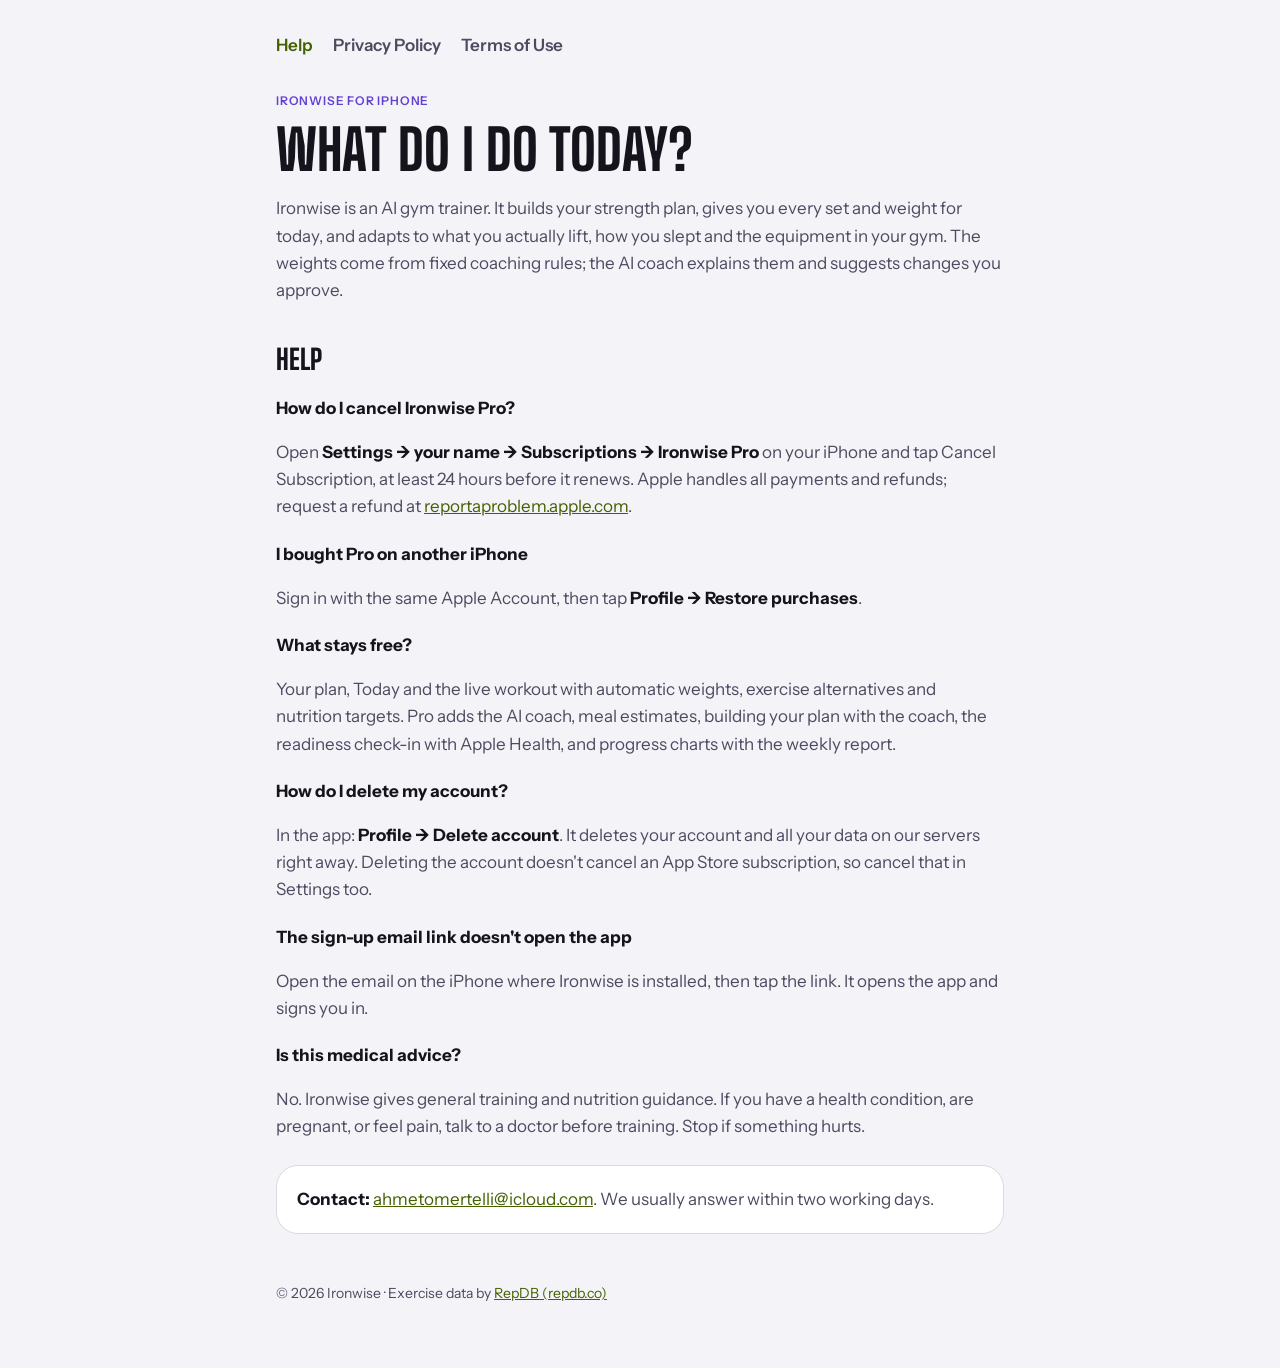
<file: index.html>
<!doctype html>
<html lang="en">
<head>
<meta charset="utf-8">
<meta name="viewport" content="width=device-width, initial-scale=1">
<meta name="color-scheme" content="dark light">
<link rel="preconnect" href="https://fonts.googleapis.com">
<link href="https://fonts.googleapis.com/css2?family=Big+Shoulders+Display:wght@800&family=Instrument+Sans:wght@400;600;700&display=swap" rel="stylesheet">
<link rel="stylesheet" href="style.css">
<title>Ironwise – Help</title>
<meta name="description" content="Ironwise, the AI gym trainer for iPhone: help, subscription questions and contact.">
</head>
<body><main>
<nav><a href="./" aria-current="page">Help</a><a href="privacy/">Privacy Policy</a><a href="terms/">Terms of Use</a></nav>
<p class="eyebrow">Ironwise for iPhone</p>
<h1>What do I do today?</h1>
<p>Ironwise is an AI gym trainer. It builds your strength plan, gives you every set and weight for today, and adapts to what you actually lift, how you slept and the equipment in your gym. The weights come from fixed coaching rules; the AI coach explains them and suggests changes you approve.</p>

<h2>Help</h2>
<h3>How do I cancel Ironwise Pro?</h3>
<p>Open <strong>Settings → your name → Subscriptions → Ironwise Pro</strong> on your iPhone and tap Cancel Subscription, at least 24 hours before it renews. Apple handles all payments and refunds; request a refund at <a href="https://reportaproblem.apple.com">reportaproblem.apple.com</a>.</p>
<h3>I bought Pro on another iPhone</h3>
<p>Sign in with the same Apple Account, then tap <strong>Profile → Restore purchases</strong>.</p>
<h3>What stays free?</h3>
<p>Your plan, Today and the live workout with automatic weights, exercise alternatives and nutrition targets. Pro adds the AI coach, meal estimates, building your plan with the coach, the readiness check-in with Apple Health, and progress charts with the weekly report.</p>
<h3>How do I delete my account?</h3>
<p>In the app: <strong>Profile → Delete account</strong>. It deletes your account and all your data on our servers right away. Deleting the account doesn't cancel an App Store subscription, so cancel that in Settings too.</p>
<h3>The sign-up email link doesn't open the app</h3>
<p>Open the email on the iPhone where Ironwise is installed, then tap the link. It opens the app and signs you in.</p>
<h3>Is this medical advice?</h3>
<p>No. Ironwise gives general training and nutrition guidance. If you have a health condition, are pregnant, or feel pain, talk to a doctor before training. Stop if something hurts.</p>

<div class="card"><p><strong>Contact:</strong> <a href="mailto:ahmetomertelli@icloud.com">ahmetomertelli@icloud.com</a>. We usually answer within two working days.</p></div>
<footer>© 2026 Ironwise · Exercise data by <a href="https://repdb.co">RepDB (repdb.co)</a></footer>
</main></body>
</html>
</file>
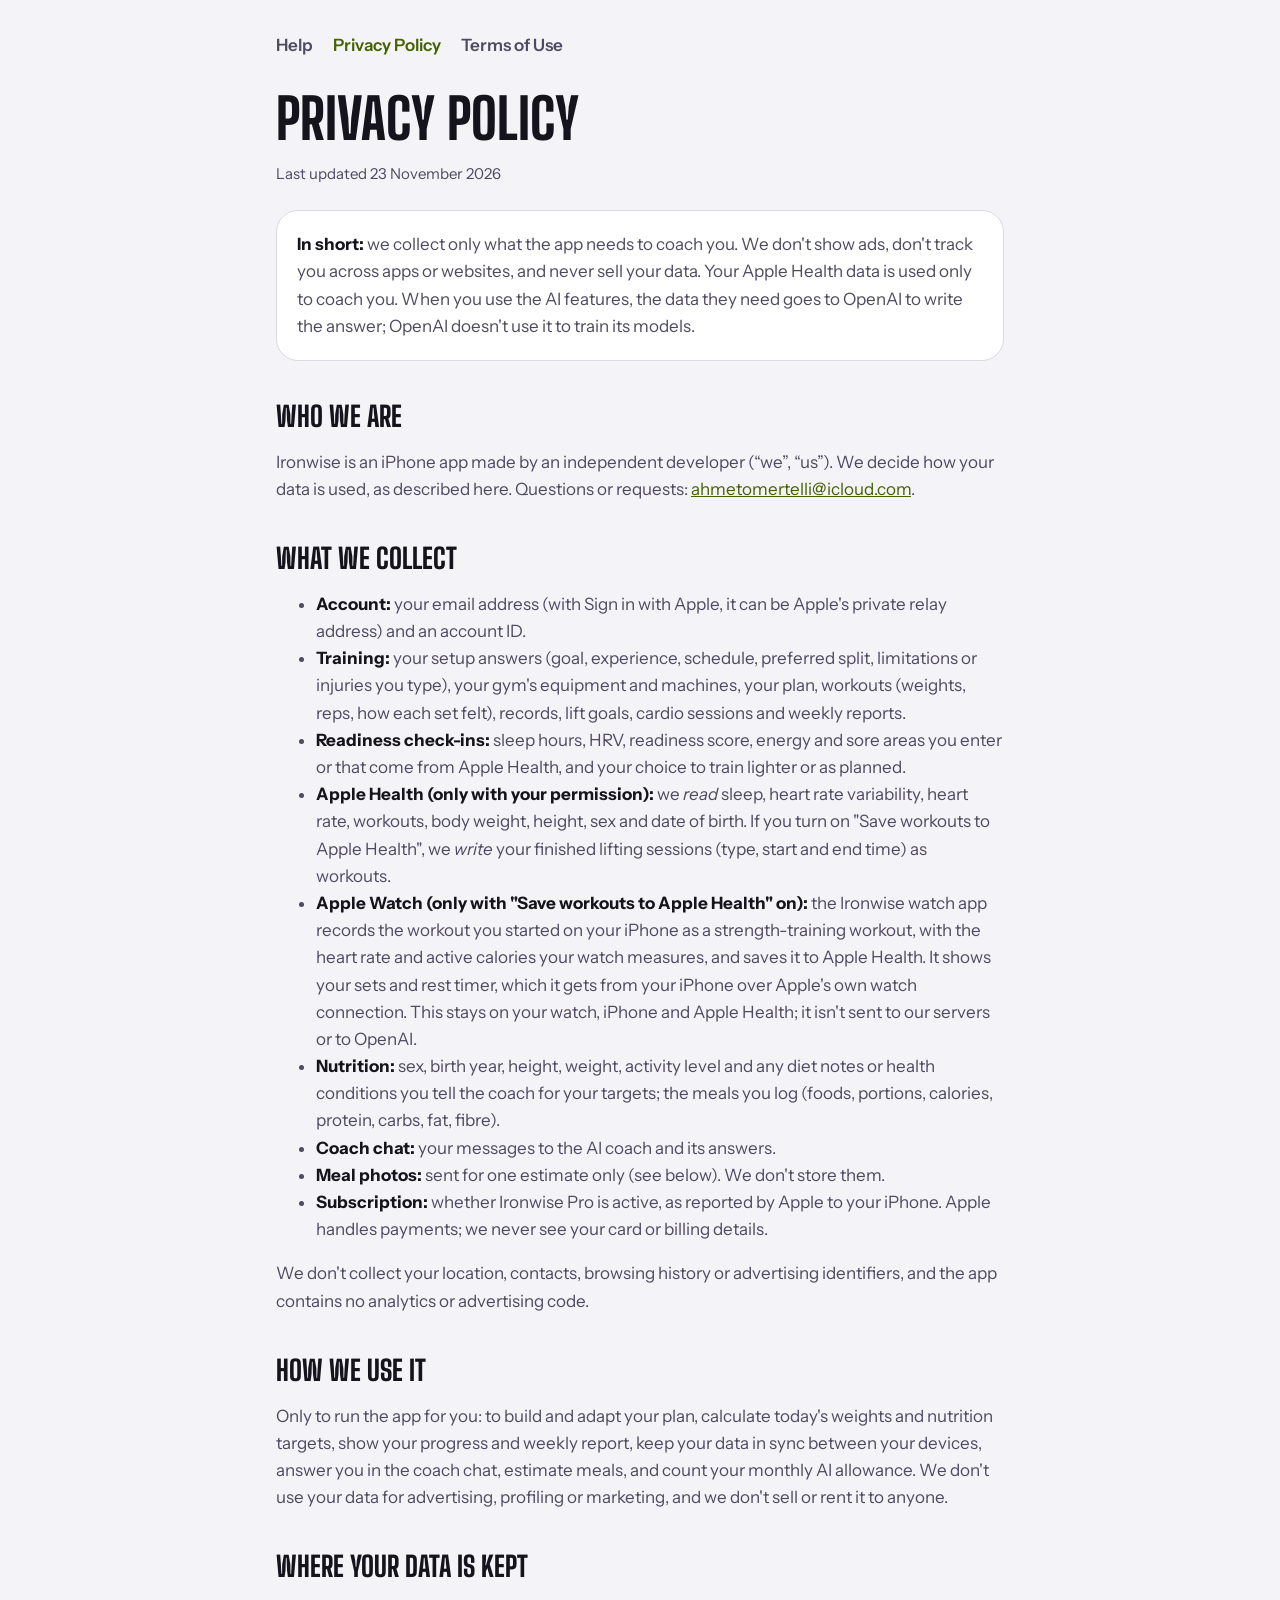
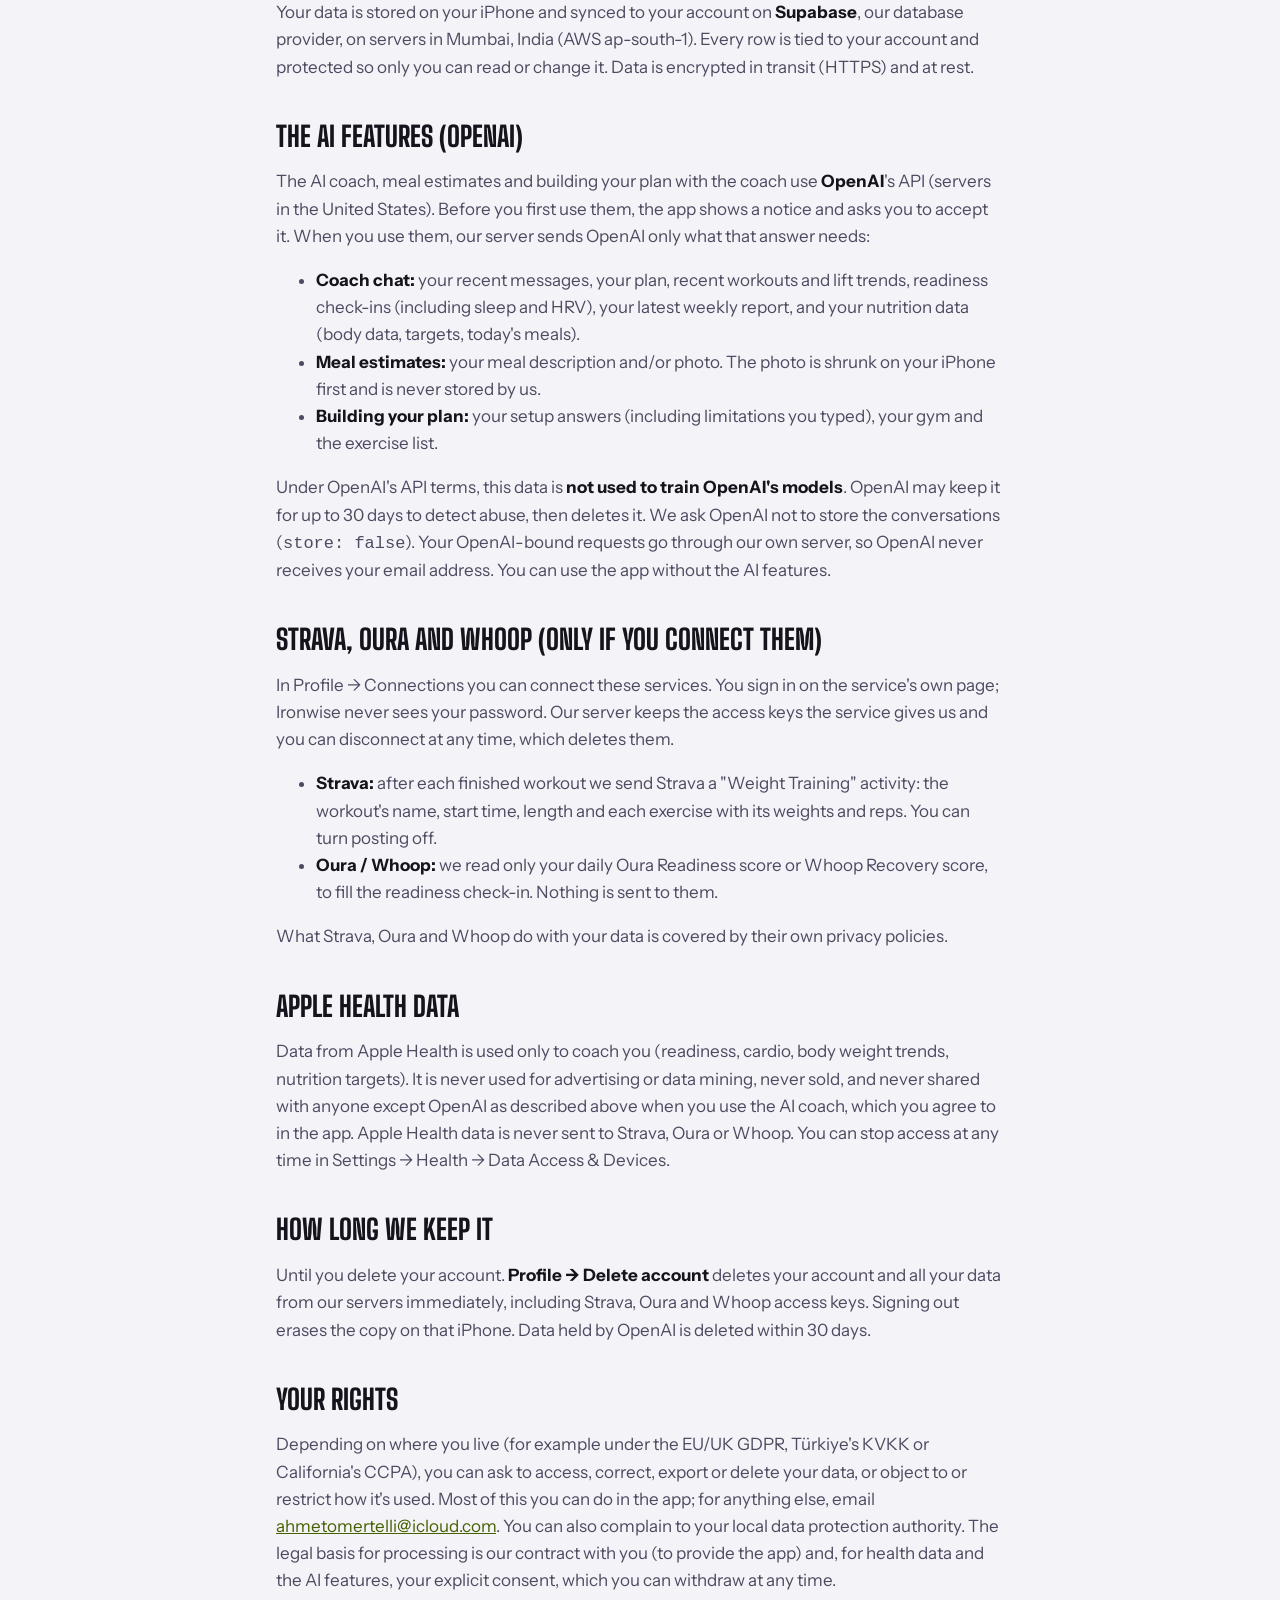
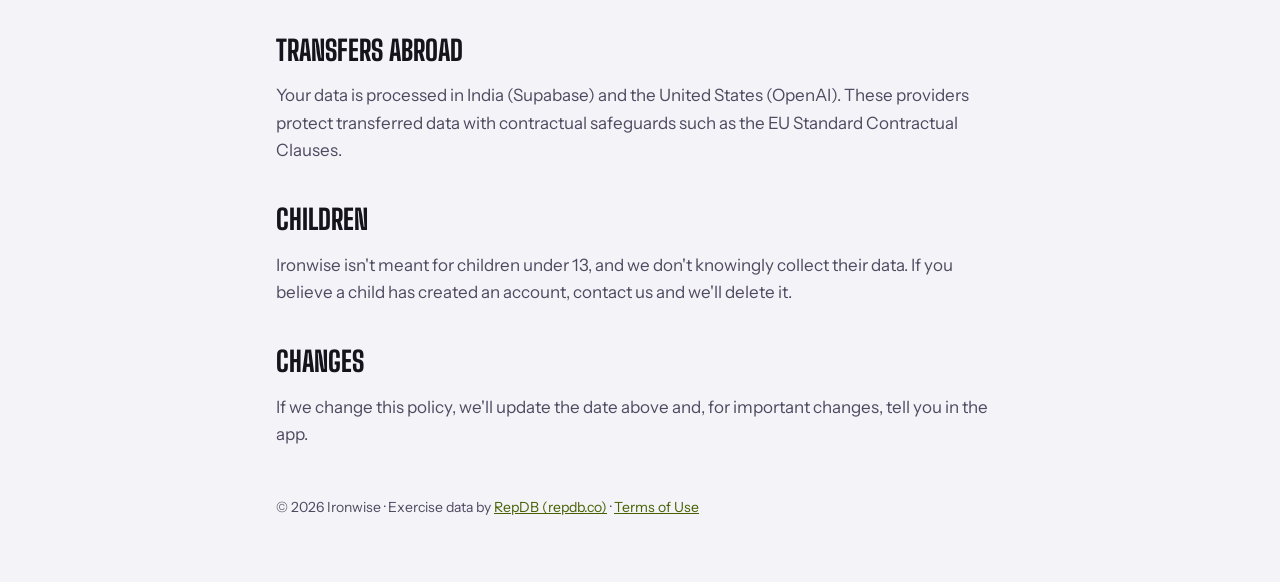
<file: privacy/index.html>
<!doctype html>
<html lang="en">
<head>
<meta charset="utf-8">
<meta name="viewport" content="width=device-width, initial-scale=1">
<meta name="color-scheme" content="dark light">
<link rel="preconnect" href="https://fonts.googleapis.com">
<link href="https://fonts.googleapis.com/css2?family=Big+Shoulders+Display:wght@800&family=Instrument+Sans:wght@400;600;700&display=swap" rel="stylesheet">
<link rel="stylesheet" href="../style.css">
<title>Ironwise – Privacy Policy</title>
<meta name="description" content="How Ironwise collects, uses and protects your data.">
</head>
<body><main>
<nav><a href="../">Help</a><a href="../privacy/" aria-current="page">Privacy Policy</a><a href="../terms/">Terms of Use</a></nav>
<h1>Privacy Policy</h1>
<p class="updated">Last updated 23 November 2026</p>

<div class="card"><p><strong>In short:</strong> we collect only what the app needs to coach you. We don't show ads, don't track you across apps or websites, and never sell your data. Your Apple Health data is used only to coach you. When you use the AI features, the data they need goes to OpenAI to write the answer; OpenAI doesn't use it to train its models.</p></div>

<h2>Who we are</h2>
<p>Ironwise is an iPhone app made by an independent developer (“we”, “us”). We decide how your data is used, as described here. Questions or requests: <a href="mailto:ahmetomertelli@icloud.com">ahmetomertelli@icloud.com</a>.</p>

<h2>What we collect</h2>
<ul>
<li><strong>Account:</strong> your email address (with Sign in with Apple, it can be Apple's private relay address) and an account ID.</li>
<li><strong>Training:</strong> your setup answers (goal, experience, schedule, preferred split, limitations or injuries you type), your gym's equipment and machines, your plan, workouts (weights, reps, how each set felt), records, lift goals, cardio sessions and weekly reports.</li>
<li><strong>Readiness check-ins:</strong> sleep hours, HRV, readiness score, energy and sore areas you enter or that come from Apple Health, and your choice to train lighter or as planned.</li>
<li><strong>Apple Health (only with your permission):</strong> we <em>read</em> sleep, heart rate variability, heart rate, workouts, body weight, height, sex and date of birth. If you turn on "Save workouts to Apple Health", we <em>write</em> your finished lifting sessions (type, start and end time) as workouts.</li>
<li><strong>Apple Watch (only with "Save workouts to Apple Health" on):</strong> the Ironwise watch app records the workout you started on your iPhone as a strength-training workout, with the heart rate and active calories your watch measures, and saves it to Apple Health. It shows your sets and rest timer, which it gets from your iPhone over Apple's own watch connection. This stays on your watch, iPhone and Apple Health; it isn't sent to our servers or to OpenAI.</li>
<li><strong>Nutrition:</strong> sex, birth year, height, weight, activity level and any diet notes or health conditions you tell the coach for your targets; the meals you log (foods, portions, calories, protein, carbs, fat, fibre).</li>
<li><strong>Coach chat:</strong> your messages to the AI coach and its answers.</li>
<li><strong>Meal photos:</strong> sent for one estimate only (see below). We don't store them.</li>
<li><strong>Subscription:</strong> whether Ironwise Pro is active, as reported by Apple to your iPhone. Apple handles payments; we never see your card or billing details.</li>
</ul>
<p>We don't collect your location, contacts, browsing history or advertising identifiers, and the app contains no analytics or advertising code.</p>

<h2>How we use it</h2>
<p>Only to run the app for you: to build and adapt your plan, calculate today's weights and nutrition targets, show your progress and weekly report, keep your data in sync between your devices, answer you in the coach chat, estimate meals, and count your monthly AI allowance. We don't use your data for advertising, profiling or marketing, and we don't sell or rent it to anyone.</p>

<h2>Where your data is kept</h2>
<p>Your data is stored on your iPhone and synced to your account on <strong>Supabase</strong>, our database provider, on servers in Mumbai, India (AWS ap-south-1). Every row is tied to your account and protected so only you can read or change it. Data is encrypted in transit (HTTPS) and at rest.</p>

<h2>The AI features (OpenAI)</h2>
<p>The AI coach, meal estimates and building your plan with the coach use <strong>OpenAI</strong>'s API (servers in the United States). Before you first use them, the app shows a notice and asks you to accept it. When you use them, our server sends OpenAI only what that answer needs:</p>
<ul>
<li><strong>Coach chat:</strong> your recent messages, your plan, recent workouts and lift trends, readiness check-ins (including sleep and HRV), your latest weekly report, and your nutrition data (body data, targets, today's meals).</li>
<li><strong>Meal estimates:</strong> your meal description and/or photo. The photo is shrunk on your iPhone first and is never stored by us.</li>
<li><strong>Building your plan:</strong> your setup answers (including limitations you typed), your gym and the exercise list.</li>
</ul>
<p>Under OpenAI's API terms, this data is <strong>not used to train OpenAI's models</strong>. OpenAI may keep it for up to 30 days to detect abuse, then deletes it. We ask OpenAI not to store the conversations (<code>store: false</code>). Your OpenAI-bound requests go through our own server, so OpenAI never receives your email address. You can use the app without the AI features.</p>

<h2>Strava, Oura and Whoop (only if you connect them)</h2>
<p>In Profile → Connections you can connect these services. You sign in on the service's own page; Ironwise never sees your password. Our server keeps the access keys the service gives us and you can disconnect at any time, which deletes them.</p>
<ul>
<li><strong>Strava:</strong> after each finished workout we send Strava a "Weight Training" activity: the workout's name, start time, length and each exercise with its weights and reps. You can turn posting off.</li>
<li><strong>Oura / Whoop:</strong> we read only your daily Oura Readiness score or Whoop Recovery score, to fill the readiness check-in. Nothing is sent to them.</li>
</ul>
<p>What Strava, Oura and Whoop do with your data is covered by their own privacy policies.</p>

<h2>Apple Health data</h2>
<p>Data from Apple Health is used only to coach you (readiness, cardio, body weight trends, nutrition targets). It is never used for advertising or data mining, never sold, and never shared with anyone except OpenAI as described above when you use the AI coach, which you agree to in the app. Apple Health data is never sent to Strava, Oura or Whoop. You can stop access at any time in Settings → Health → Data Access & Devices.</p>

<h2>How long we keep it</h2>
<p>Until you delete your account. <strong>Profile → Delete account</strong> deletes your account and all your data from our servers immediately, including Strava, Oura and Whoop access keys. Signing out erases the copy on that iPhone. Data held by OpenAI is deleted within 30 days.</p>

<h2>Your rights</h2>
<p>Depending on where you live (for example under the EU/UK GDPR, Türkiye's KVKK or California's CCPA), you can ask to access, correct, export or delete your data, or object to or restrict how it's used. Most of this you can do in the app; for anything else, email <a href="mailto:ahmetomertelli@icloud.com">ahmetomertelli@icloud.com</a>. You can also complain to your local data protection authority. The legal basis for processing is our contract with you (to provide the app) and, for health data and the AI features, your explicit consent, which you can withdraw at any time.</p>

<h2>Transfers abroad</h2>
<p>Your data is processed in India (Supabase) and the United States (OpenAI). These providers protect transferred data with contractual safeguards such as the EU Standard Contractual Clauses.</p>

<h2>Children</h2>
<p>Ironwise isn't meant for children under 13, and we don't knowingly collect their data. If you believe a child has created an account, contact us and we'll delete it.</p>

<h2>Changes</h2>
<p>If we change this policy, we'll update the date above and, for important changes, tell you in the app.</p>

<footer>© 2026 Ironwise · Exercise data by <a href="https://repdb.co">RepDB (repdb.co)</a> · <a href="../terms/">Terms of Use</a></footer>
</main></body>
</html>
</file>
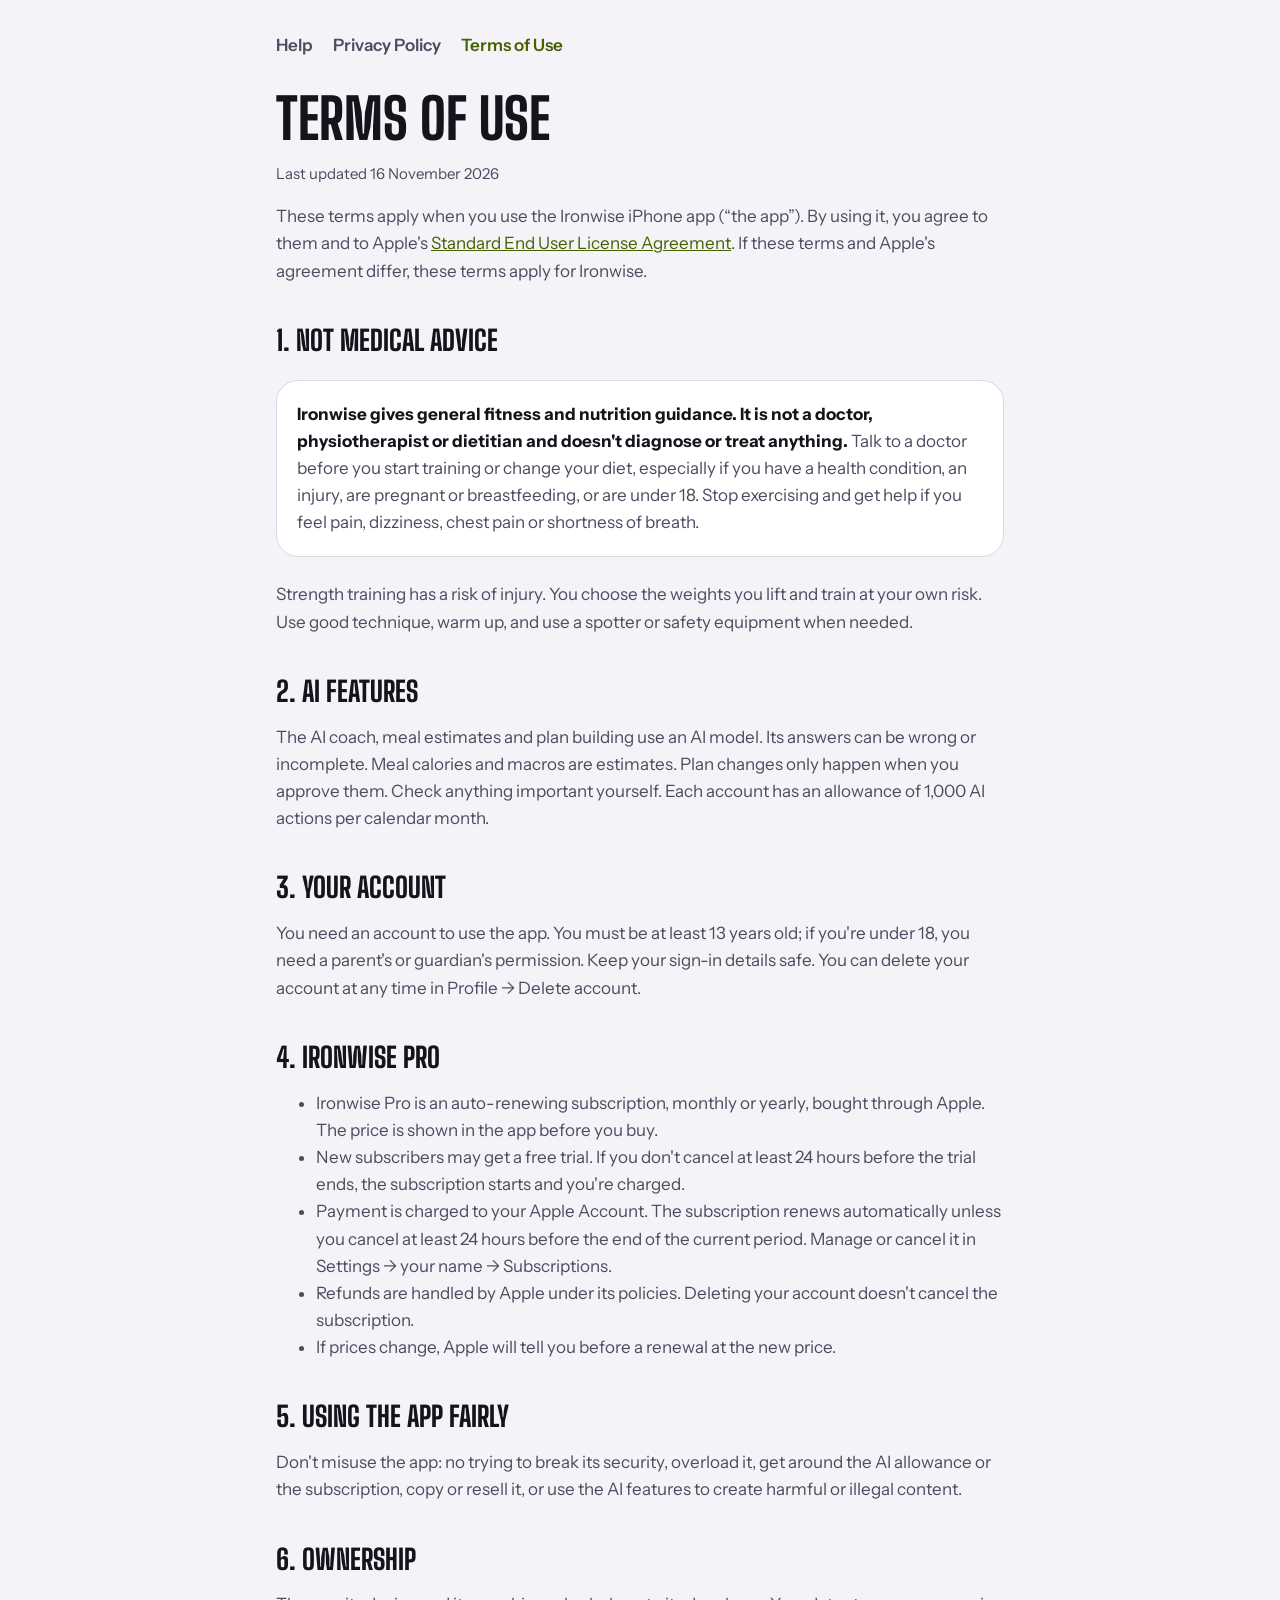
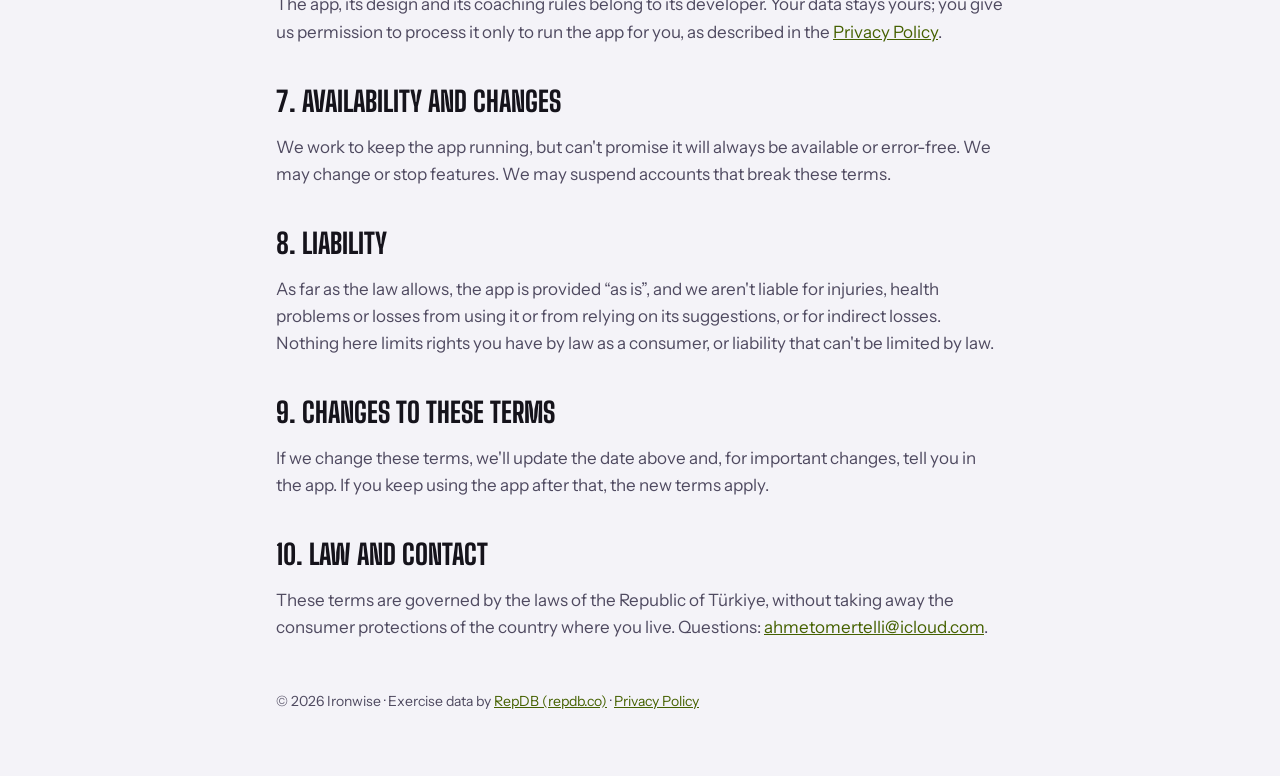
<file: terms/index.html>
<!doctype html>
<html lang="en">
<head>
<meta charset="utf-8">
<meta name="viewport" content="width=device-width, initial-scale=1">
<meta name="color-scheme" content="dark light">
<link rel="preconnect" href="https://fonts.googleapis.com">
<link href="https://fonts.googleapis.com/css2?family=Big+Shoulders+Display:wght@800&family=Instrument+Sans:wght@400;600;700&display=swap" rel="stylesheet">
<link rel="stylesheet" href="../style.css">
<title>Ironwise – Terms of Use</title>
<meta name="description" content="The terms for using Ironwise and Ironwise Pro.">
</head>
<body><main>
<nav><a href="../">Help</a><a href="../privacy/">Privacy Policy</a><a href="../terms/" aria-current="page">Terms of Use</a></nav>
<h1>Terms of Use</h1>
<p class="updated">Last updated 16 November 2026</p>

<p>These terms apply when you use the Ironwise iPhone app (“the app”). By using it, you agree to them and to Apple's <a href="https://www.apple.com/legal/internet-services/itunes/dev/stdeula/">Standard End User License Agreement</a>. If these terms and Apple's agreement differ, these terms apply for Ironwise.</p>

<h2>1. Not medical advice</h2>
<div class="card"><p><strong>Ironwise gives general fitness and nutrition guidance. It is not a doctor, physiotherapist or dietitian and doesn't diagnose or treat anything.</strong> Talk to a doctor before you start training or change your diet, especially if you have a health condition, an injury, are pregnant or breastfeeding, or are under 18. Stop exercising and get help if you feel pain, dizziness, chest pain or shortness of breath.</p></div>
<p>Strength training has a risk of injury. You choose the weights you lift and train at your own risk. Use good technique, warm up, and use a spotter or safety equipment when needed.</p>

<h2>2. AI features</h2>
<p>The AI coach, meal estimates and plan building use an AI model. Its answers can be wrong or incomplete. Meal calories and macros are estimates. Plan changes only happen when you approve them. Check anything important yourself. Each account has an allowance of 1,000 AI actions per calendar month.</p>

<h2>3. Your account</h2>
<p>You need an account to use the app. You must be at least 13 years old; if you're under 18, you need a parent's or guardian's permission. Keep your sign-in details safe. You can delete your account at any time in Profile → Delete account.</p>

<h2>4. Ironwise Pro</h2>
<ul>
<li>Ironwise Pro is an auto-renewing subscription, monthly or yearly, bought through Apple. The price is shown in the app before you buy.</li>
<li>New subscribers may get a free trial. If you don't cancel at least 24 hours before the trial ends, the subscription starts and you're charged.</li>
<li>Payment is charged to your Apple Account. The subscription renews automatically unless you cancel at least 24 hours before the end of the current period. Manage or cancel it in Settings → your name → Subscriptions.</li>
<li>Refunds are handled by Apple under its policies. Deleting your account doesn't cancel the subscription.</li>
<li>If prices change, Apple will tell you before a renewal at the new price.</li>
</ul>

<h2>5. Using the app fairly</h2>
<p>Don't misuse the app: no trying to break its security, overload it, get around the AI allowance or the subscription, copy or resell it, or use the AI features to create harmful or illegal content.</p>

<h2>6. Ownership</h2>
<p>The app, its design and its coaching rules belong to its developer. Your data stays yours; you give us permission to process it only to run the app for you, as described in the <a href="../privacy/">Privacy Policy</a>.</p>

<h2>7. Availability and changes</h2>
<p>We work to keep the app running, but can't promise it will always be available or error-free. We may change or stop features. We may suspend accounts that break these terms.</p>

<h2>8. Liability</h2>
<p>As far as the law allows, the app is provided “as is”, and we aren't liable for injuries, health problems or losses from using it or from relying on its suggestions, or for indirect losses. Nothing here limits rights you have by law as a consumer, or liability that can't be limited by law.</p>

<h2>9. Changes to these terms</h2>
<p>If we change these terms, we'll update the date above and, for important changes, tell you in the app. If you keep using the app after that, the new terms apply.</p>

<h2>10. Law and contact</h2>
<p>These terms are governed by the laws of the Republic of Türkiye, without taking away the consumer protections of the country where you live. Questions: <a href="mailto:ahmetomertelli@icloud.com">ahmetomertelli@icloud.com</a>.</p>

<footer>© 2026 Ironwise · Exercise data by <a href="https://repdb.co">RepDB (repdb.co)</a> · <a href="../privacy/">Privacy Policy</a></footer>
</main></body>
</html>
</file>
<file: style.css>
/* The app's mix design (docs/decisions.md §54): Big Shoulders Display capitals for titles, Instrument Sans for text,
   flat cards; dark by default, light when the device is light. */
:root {
  --bg: #0B0A0F; --surface: #17151E; --stroke: #2E2A38; --card-stroke: transparent;
  --text: #F4F2F8; --text2: #B3ADC2; --accent: #CCFF30; --coach: #A27BFF;
  color-scheme: dark;
}
@media (prefers-color-scheme: light) {
  :root {
    --bg: #F4F3F8; --surface: #FFFFFF; --stroke: #DCD8E4; --card-stroke: #DCD8E4;
    --text: #15131B; --text2: #4F4A60; --accent: #456100; --coach: #6340D4;
    color-scheme: light;
  }
}
* { box-sizing: border-box; }
body {
  margin: 0; background: var(--bg); color: var(--text);
  font: 17px/1.6 "Instrument Sans", -apple-system, BlinkMacSystemFont, "Segoe UI", sans-serif;
}
main { max-width: 760px; margin: 0 auto; padding: 32px 16px 64px; }
nav { display: flex; flex-wrap: wrap; gap: 4px 20px; margin-bottom: 32px; }
nav a { color: var(--text2); text-decoration: none; font-weight: 600; }
nav a[aria-current="page"] { color: var(--accent); }
h1 { font-family: "Big Shoulders Display", "Arial Narrow", sans-serif; font-weight: 800; font-size: 56px; line-height: 1;
  text-transform: uppercase; margin: 0 0 10px; }
h2 { font-family: "Big Shoulders Display", "Arial Narrow", sans-serif; font-weight: 800; font-size: 28px; line-height: 1.1;
  text-transform: uppercase; margin: 40px 0 8px; }
h3 { font-size: 17px; margin: 20px 0 4px; }
p, li { color: var(--text2); }
strong { color: var(--text); }
a { color: var(--accent); }
.eyebrow { color: var(--coach); font-weight: 600; font-size: 12px; letter-spacing: .8px; text-transform: uppercase; }
.updated { color: var(--text2); font-size: 15px; }
.card { background: var(--surface); border: 1px solid var(--card-stroke); border-radius: 22px; padding: 20px; margin: 24px 0; }
.card p { margin: 0; }
footer { margin-top: 48px; color: var(--text2); font-size: 14px; }
</file>
